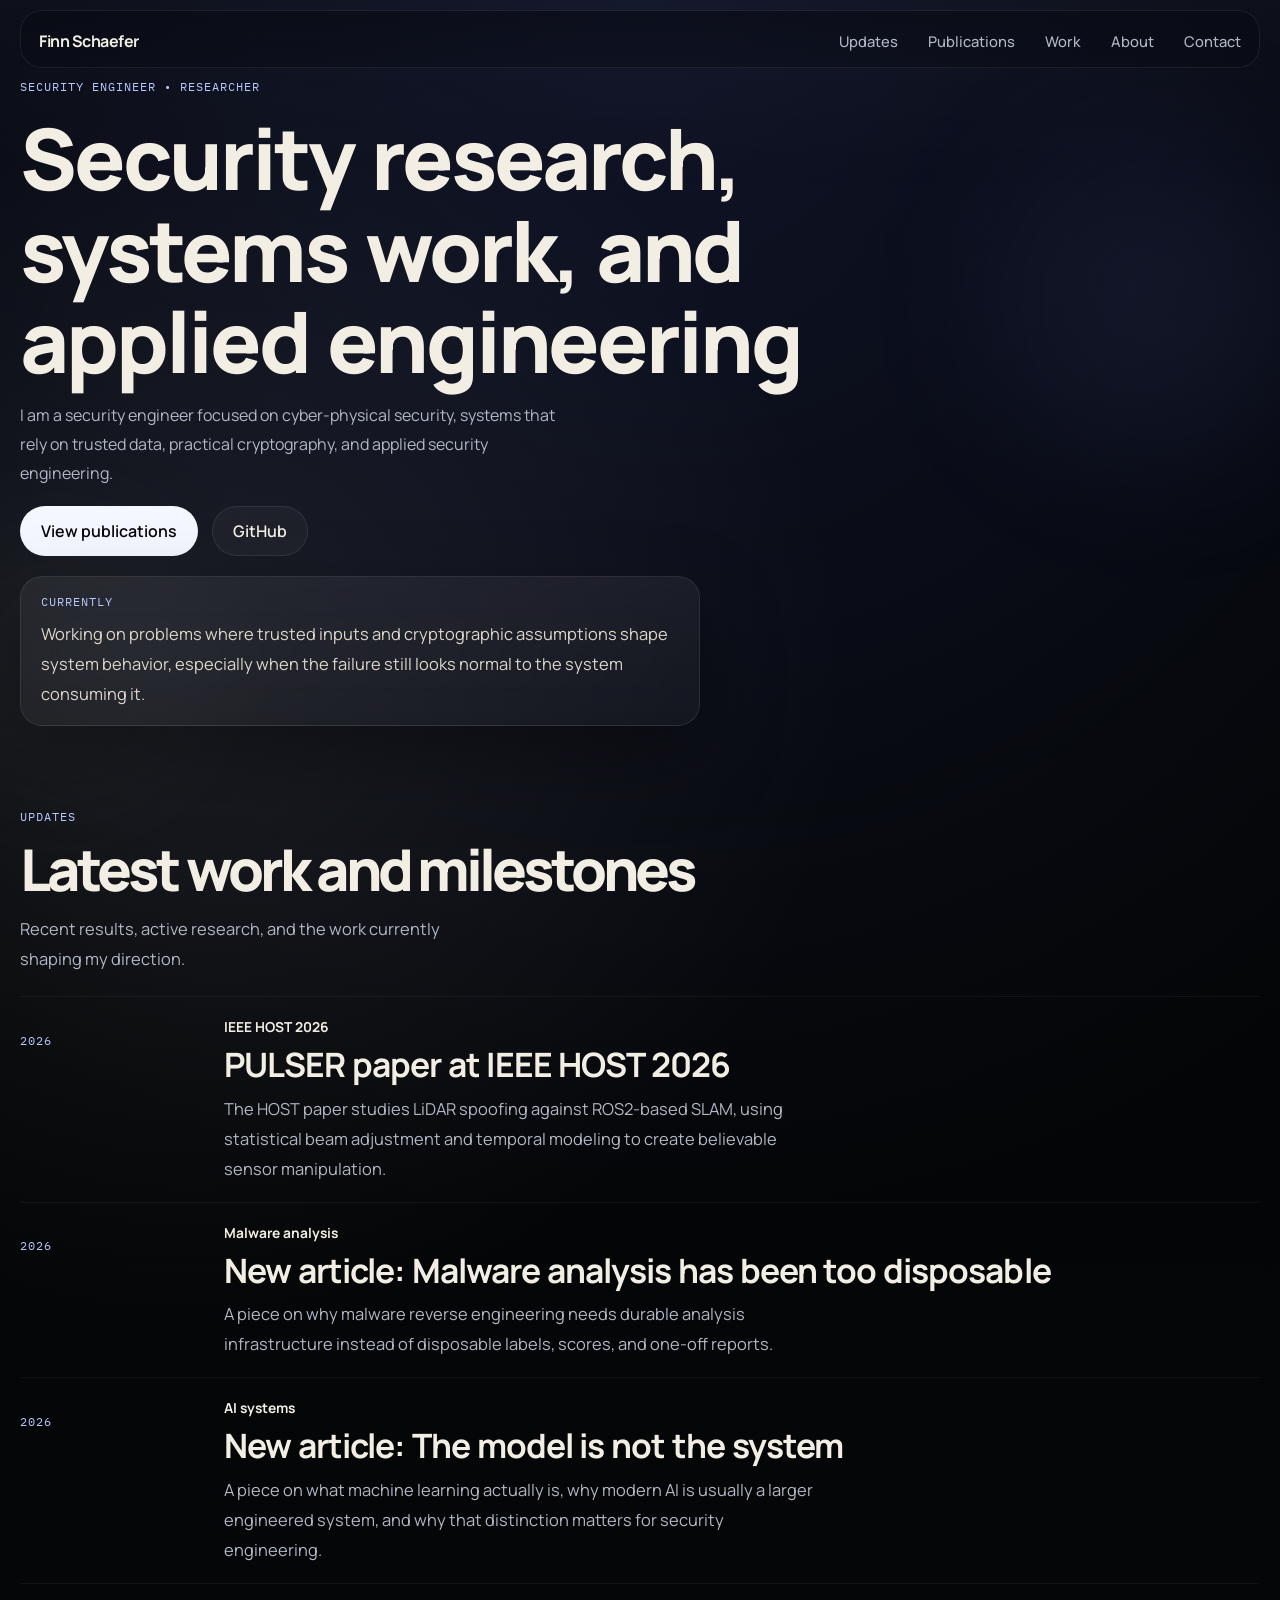
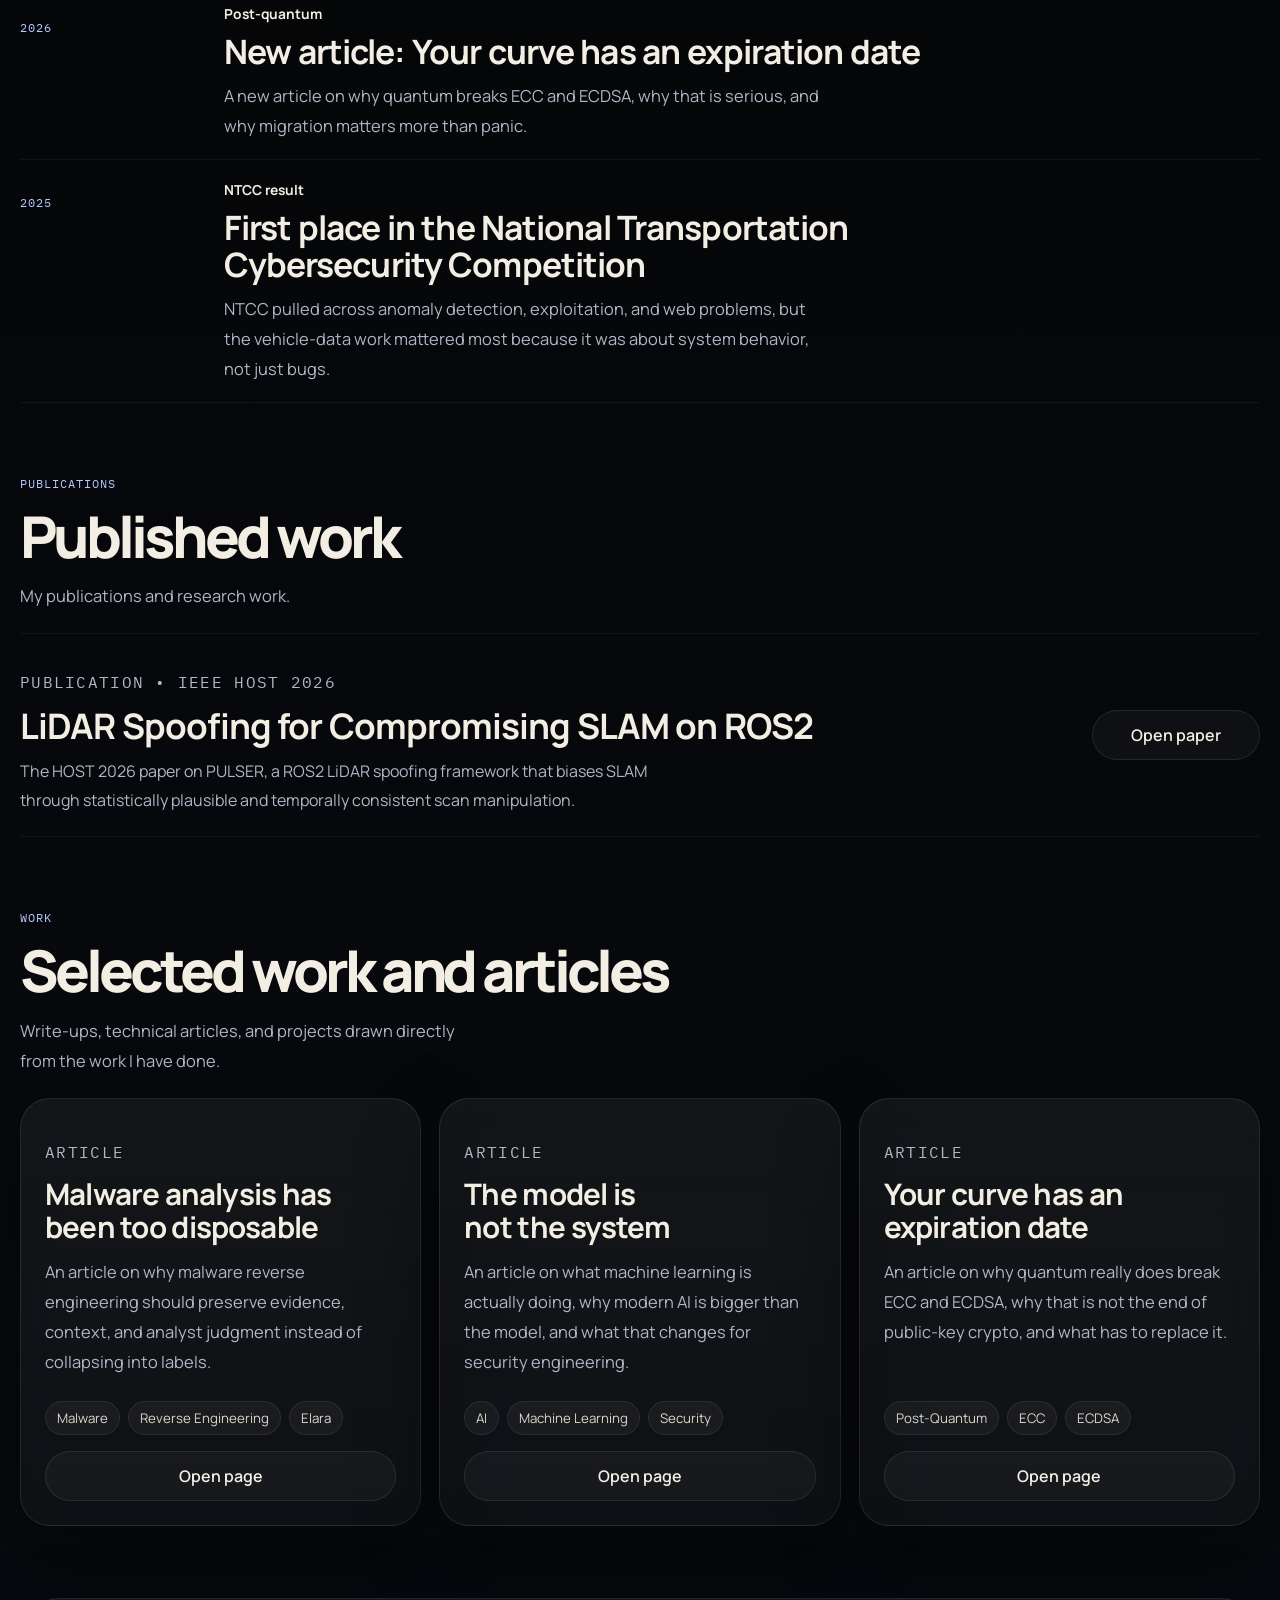
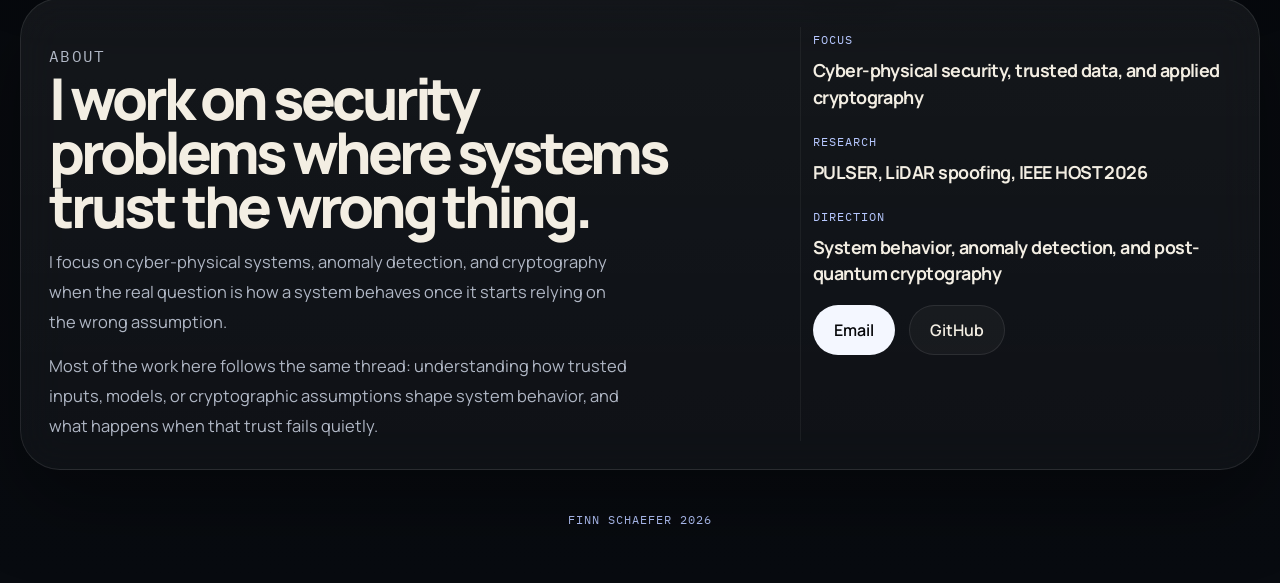
<file: index.html>
<!DOCTYPE html>
<html lang="en">
<head>
  <meta charset="UTF-8">
  <meta name="viewport" content="width=device-width, initial-scale=1.0">
  <meta
    name="description"
    content="Finn Schaefer publishes work on cyber-physical security, trusted data, cryptography, and applied security engineering."
  >
  <meta name="theme-color" content="#050608">
  <title>Finn Schaefer</title>
  <link rel="preconnect" href="https://fonts.googleapis.com">
  <link rel="preconnect" href="https://fonts.gstatic.com" crossorigin>
  <link
    href="https://fonts.googleapis.com/css2?family=IBM+Plex+Mono:wght@400;500&amp;family=Manrope:wght@400;500;600;700;800&amp;display=swap"
    rel="stylesheet"
  >
  <link rel="stylesheet" href="styles.css">
</head>
<body>
  <div class="ambient ambient-one" aria-hidden="true"></div>
  <div class="ambient ambient-two" aria-hidden="true"></div>

  <div class="site-shell">
    <header class="site-header">
      <a class="brand" href="#top" aria-label="Finn Schaefer home">Finn Schaefer</a>
      <nav class="site-nav" aria-label="Primary">
        <a href="#updates">Updates</a>
        <a href="#publications">Publications</a>
        <a href="#work">Work</a>
        <a href="#about">About</a>
        <a href="#contact">Contact</a>
      </nav>
    </header>

    <main id="top" tabindex="-1">
      <section class="hero" data-reveal>
        <p class="eyebrow">Security engineer &bull; researcher</p>
        <h1>Security research, systems work, and applied engineering</h1>
        <p class="lede">
          I am a security engineer focused on cyber-physical security, systems that rely on trusted data,
          practical cryptography, and applied security engineering.
        </p>
        <div class="hero-actions">
          <a class="button button-primary" href="#publications">View publications</a>
          <a
            class="button button-secondary"
            href="https://github.com/FinnSchaefer"
            target="_blank"
            rel="noreferrer"
          >
            GitHub
          </a>
        </div>
        <div class="hero-note">
          <span class="hero-note-label">Currently</span>
          <p>Working on problems where trusted inputs and cryptographic assumptions shape system behavior, especially when the failure still looks normal to the system consuming it.</p>
        </div>
      </section>

      <section class="section-block" id="updates" data-reveal>
        <div class="section-intro">
          <p class="eyebrow">Updates</p>
          <h2>Latest work and milestones</h2>
          <p class="section-copy">
            Recent results, active research, and the work currently shaping my direction.
          </p>
        </div>
        <div class="updates-list" id="updates-list" aria-live="polite"></div>
      </section>

      <section class="section-block" id="publications" data-reveal>
        <div class="section-intro">
          <p class="eyebrow">Publications</p>
          <h2>Published work</h2>
          <p class="section-copy">
            My publications and research work.
          </p>
        </div>
        <div class="publications-list" id="posts-list"></div>
      </section>

      <section class="section-block" id="work" data-reveal>
        <div class="section-intro">
          <p class="eyebrow">Work</p>
          <h2>Selected work and articles</h2>
          <p class="section-copy">
            Write-ups, technical articles, and projects drawn directly from the work I have done.
          </p>
        </div>
        <div class="projects-grid" id="projects-list"></div>
      </section>

      <section class="profile-card" id="about" data-reveal>
        <div class="profile-copy">
          <p class="eyebrow">About</p>
          <h2>I work on security problems where systems trust the wrong thing.</h2>
          <p>
            I focus on cyber-physical systems, anomaly detection, and cryptography when the real question is
            how a system behaves once it starts relying on the wrong assumption.
          </p>
          <p>
            Most of the work here follows the same thread: understanding how trusted inputs, models, or
            cryptographic assumptions shape system behavior, and what happens when that trust fails quietly.
          </p>
        </div>

        <aside class="profile-panel" id="contact">
          <div class="profile-stack">
            <div>
              <span class="stack-label">Focus</span>
              <strong>Cyber-physical security, trusted data, and applied cryptography</strong>
            </div>
            <div>
              <span class="stack-label">Research</span>
              <strong>PULSER, LiDAR spoofing, IEEE HOST 2026</strong>
            </div>
            <div>
              <span class="stack-label">Direction</span>
              <strong>System behavior, anomaly detection, and post-quantum cryptography</strong>
            </div>
          </div>
          <div class="contact-actions">
            <a
              class="button button-primary"
              href="mailto:finn@hadronsecurity.com"
            >
              Email
            </a>
            <a class="button button-secondary" href="https://github.com/FinnSchaefer" target="_blank" rel="noreferrer">
              GitHub
            </a>
          </div>
        </aside>
      </section>
    </main>

    <footer class="site-footer">
      <p>Finn Schaefer <span id="year"></span></p>
    </footer>
  </div>

  <script src="script.js"></script>
</body>
</html>
</file>
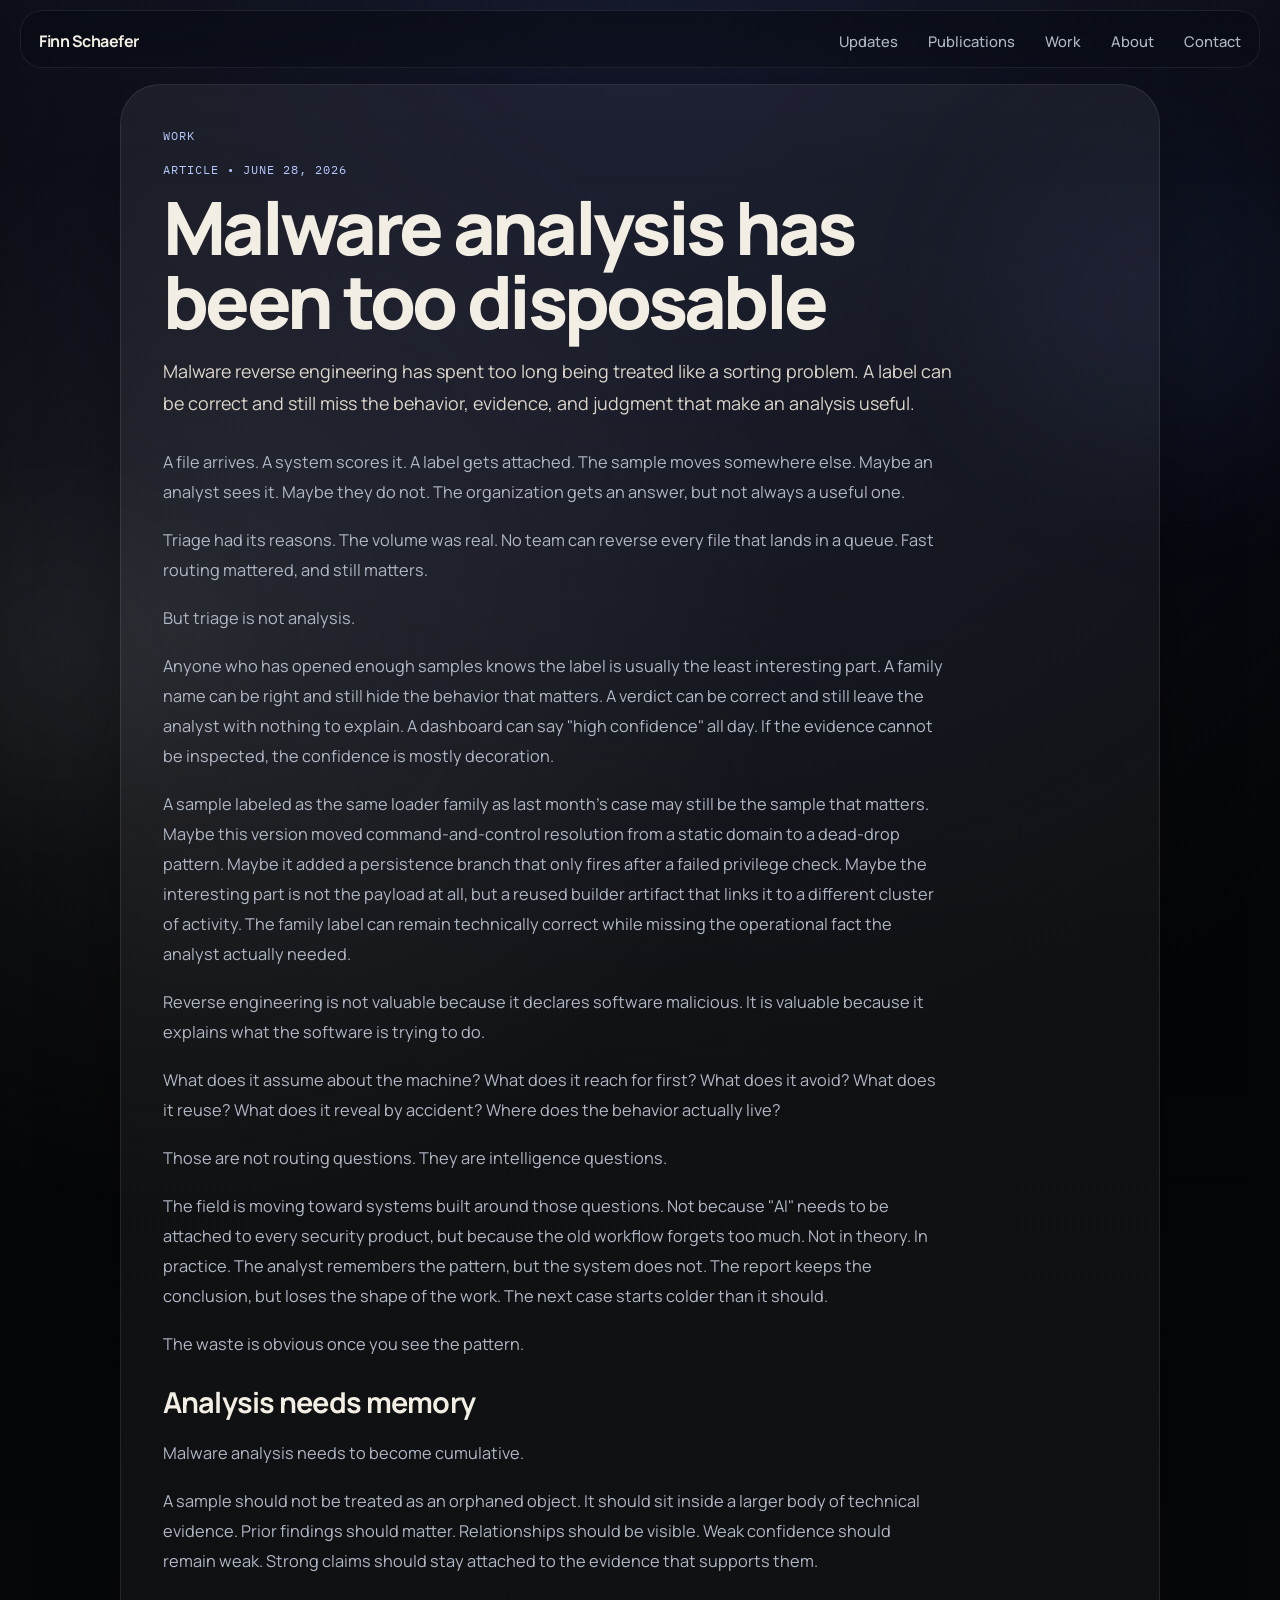
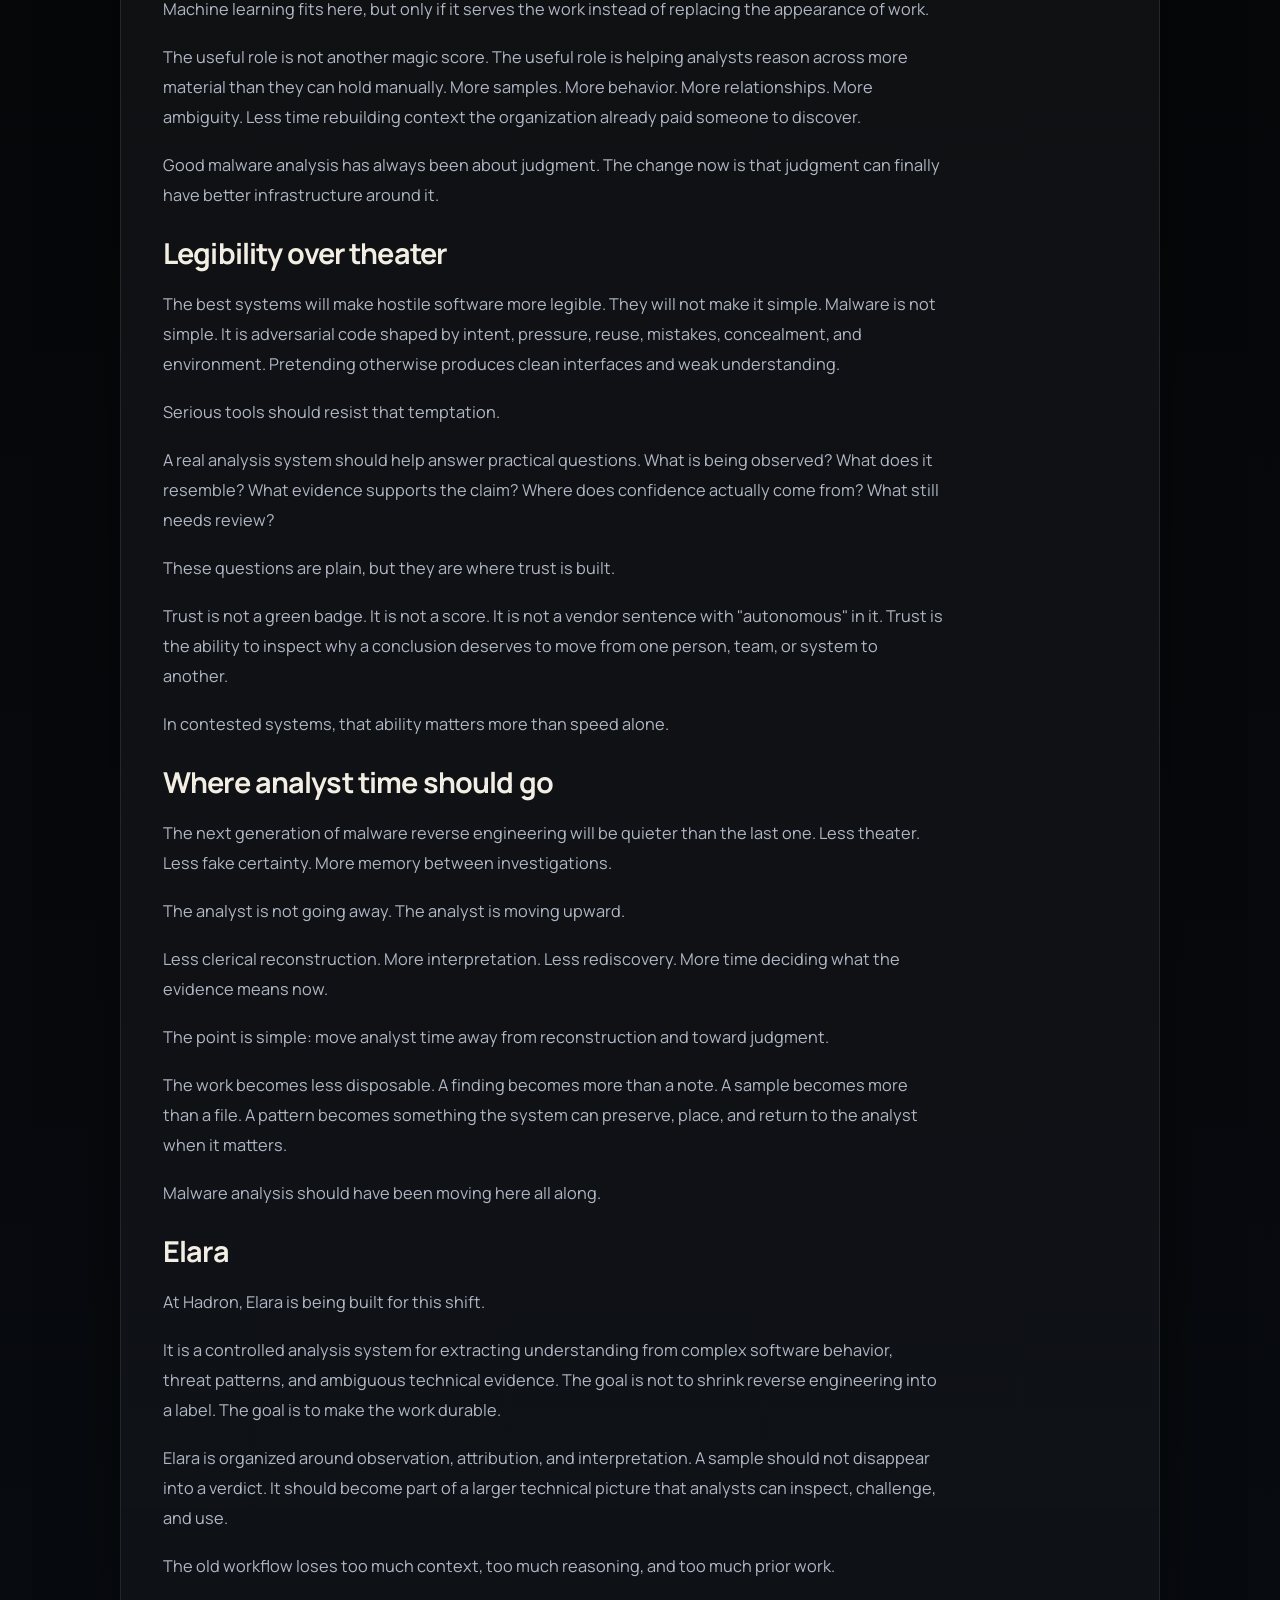
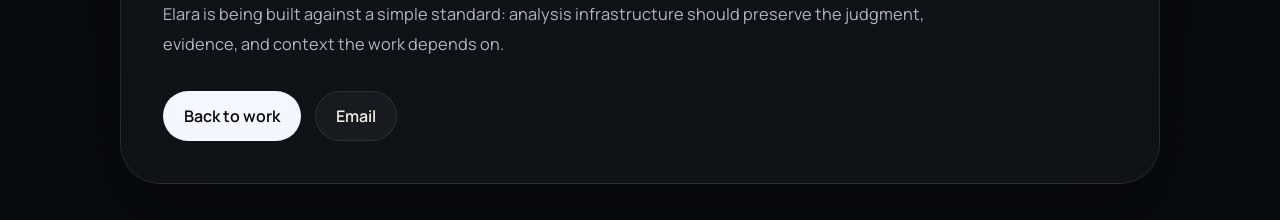
<file: work/malware-analysis-has-been-too-disposable/index.html>
<!DOCTYPE html>
<html lang="en">
<head>
  <meta charset="UTF-8">
  <meta name="viewport" content="width=device-width, initial-scale=1.0">
  <meta
    name="description"
    content="Finn Schaefer on why malware analysis needs durable evidence, context, and analyst judgment instead of disposable labels and scores."
  >
  <meta name="theme-color" content="#050608">
  <title>Malware Analysis Has Been Too Disposable | Finn Schaefer</title>
  <link rel="preconnect" href="https://fonts.googleapis.com">
  <link rel="preconnect" href="https://fonts.gstatic.com" crossorigin>
  <link
    href="https://fonts.googleapis.com/css2?family=IBM+Plex+Mono:wght@400;500&amp;family=Manrope:wght@400;500;600;700;800&amp;display=swap"
    rel="stylesheet"
  >
  <link rel="stylesheet" href="../../styles.css">
</head>
<body class="article-page">
  <div class="ambient ambient-one" aria-hidden="true"></div>
  <div class="ambient ambient-two" aria-hidden="true"></div>

  <div class="site-shell">
    <header class="site-header">
      <a class="brand" href="../../" aria-label="Finn Schaefer home">Finn Schaefer</a>
      <nav class="site-nav" aria-label="Primary">
        <a href="../../#updates">Updates</a>
        <a href="../../#publications">Publications</a>
        <a href="../../#work">Work</a>
        <a href="../../#about">About</a>
        <a href="../../#contact">Contact</a>
      </nav>
    </header>

    <main class="article-shell">
      <article class="article-panel">
        <p class="eyebrow">Work</p>
        <p class="dialog-meta article-kicker">Article &bull; June 28, 2026</p>
        <h1 class="article-title">Malware analysis has been too disposable</h1>
        <p class="article-lede">
          Malware reverse engineering has spent too long being treated like a sorting problem.
          A label can be correct and still miss the behavior, evidence, and judgment that make
          an analysis useful.
        </p>
        <div class="article-body">
          <p>
            A file arrives. A system scores it. A label gets attached. The sample moves somewhere else.
            Maybe an analyst sees it. Maybe they do not. The organization gets an answer, but not
            always a useful one.
          </p>
          <p>
            Triage had its reasons. The volume was real. No team can reverse every file that lands in
            a queue. Fast routing mattered, and still matters.
          </p>
          <p>
            But triage is not analysis.
          </p>
          <p>
            Anyone who has opened enough samples knows the label is usually the least interesting part.
            A family name can be right and still hide the behavior that matters. A verdict can be correct
            and still leave the analyst with nothing to explain. A dashboard can say "high confidence"
            all day. If the evidence cannot be inspected, the confidence is mostly decoration.
          </p>
          <p>
            A sample labeled as the same loader family as last month's case may still be the sample that
            matters. Maybe this version moved command-and-control resolution from a static domain to a
            dead-drop pattern. Maybe it added a persistence branch that only fires after a failed privilege
            check. Maybe the interesting part is not the payload at all, but a reused builder artifact that
            links it to a different cluster of activity. The family label can remain technically correct
            while missing the operational fact the analyst actually needed.
          </p>
          <p>
            Reverse engineering is not valuable because it declares software malicious. It is valuable
            because it explains what the software is trying to do.
          </p>
          <p>
            What does it assume about the machine? What does it reach for first? What does it avoid?
            What does it reuse? What does it reveal by accident? Where does the behavior actually live?
          </p>
          <p>
            Those are not routing questions. They are intelligence questions.
          </p>
          <p>
            The field is moving toward systems built around those questions. Not because "AI" needs to
            be attached to every security product, but because the old workflow forgets too much. Not in
            theory. In practice. The analyst remembers the pattern, but the system does not. The report
            keeps the conclusion, but loses the shape of the work. The next case starts colder than it
            should.
          </p>
          <p>
            The waste is obvious once you see the pattern.
          </p>

          <h2>Analysis needs memory</h2>
          <p>
            Malware analysis needs to become cumulative.
          </p>
          <p>
            A sample should not be treated as an orphaned object. It should sit inside a larger body of
            technical evidence. Prior findings should matter. Relationships should be visible. Weak
            confidence should remain weak. Strong claims should stay attached to the evidence that
            supports them.
          </p>
          <p>
            Machine learning fits here, but only if it serves the work instead of replacing the appearance
            of work.
          </p>
          <p>
            The useful role is not another magic score. The useful role is helping analysts reason across
            more material than they can hold manually. More samples. More behavior. More relationships.
            More ambiguity. Less time rebuilding context the organization already paid someone to discover.
          </p>
          <p>
            Good malware analysis has always been about judgment. The change now is that judgment can
            finally have better infrastructure around it.
          </p>

          <h2>Legibility over theater</h2>
          <p>
            The best systems will make hostile software more legible. They will not make it simple.
            Malware is not simple. It is adversarial code shaped by intent, pressure, reuse, mistakes,
            concealment, and environment. Pretending otherwise produces clean interfaces and weak
            understanding.
          </p>
          <p>
            Serious tools should resist that temptation.
          </p>
          <p>
            A real analysis system should help answer practical questions. What is being observed? What
            does it resemble? What evidence supports the claim? Where does confidence actually come from?
            What still needs review?
          </p>
          <p>
            These questions are plain, but they are where trust is built.
          </p>
          <p>
            Trust is not a green badge. It is not a score. It is not a vendor sentence with "autonomous"
            in it. Trust is the ability to inspect why a conclusion deserves to move from one person,
            team, or system to another.
          </p>
          <p>
            In contested systems, that ability matters more than speed alone.
          </p>

          <h2>Where analyst time should go</h2>
          <p>
            The next generation of malware reverse engineering will be quieter than the last one. Less
            theater. Less fake certainty. More memory between investigations.
          </p>
          <p>
            The analyst is not going away. The analyst is moving upward.
          </p>
          <p>
            Less clerical reconstruction. More interpretation. Less rediscovery. More time deciding what
            the evidence means now.
          </p>
          <p>
            The point is simple: move analyst time away from reconstruction and toward judgment.
          </p>
          <p>
            The work becomes less disposable. A finding becomes more than a note. A sample becomes more
            than a file. A pattern becomes something the system can preserve, place, and return to the
            analyst when it matters.
          </p>
          <p>
            Malware analysis should have been moving here all along.
          </p>

          <h2>Elara</h2>
          <p>
            At Hadron, Elara is being built for this shift.
          </p>
          <p>
            It is a controlled analysis system for extracting understanding from complex software behavior,
            threat patterns, and ambiguous technical evidence. The goal is not to shrink reverse engineering
            into a label. The goal is to make the work durable.
          </p>
          <p>
            Elara is organized around observation, attribution, and interpretation. A sample should not
            disappear into a verdict. It should become part of a larger technical picture that analysts can
            inspect, challenge, and use.
          </p>
          <p>
            The old workflow loses too much context, too much reasoning, and too much prior work.
          </p>
          <p>
            Elara is being built against a simple standard: analysis infrastructure should preserve the
            judgment, evidence, and context the work depends on.
          </p>
        </div>
        <div class="article-actions">
          <a class="button button-primary" href="../../#work">Back to work</a>
          <a class="button button-secondary" href="mailto:finn@hadronsecurity.com">Email</a>
        </div>
      </article>
    </main>
  </div>
</body>
</html>
</file>
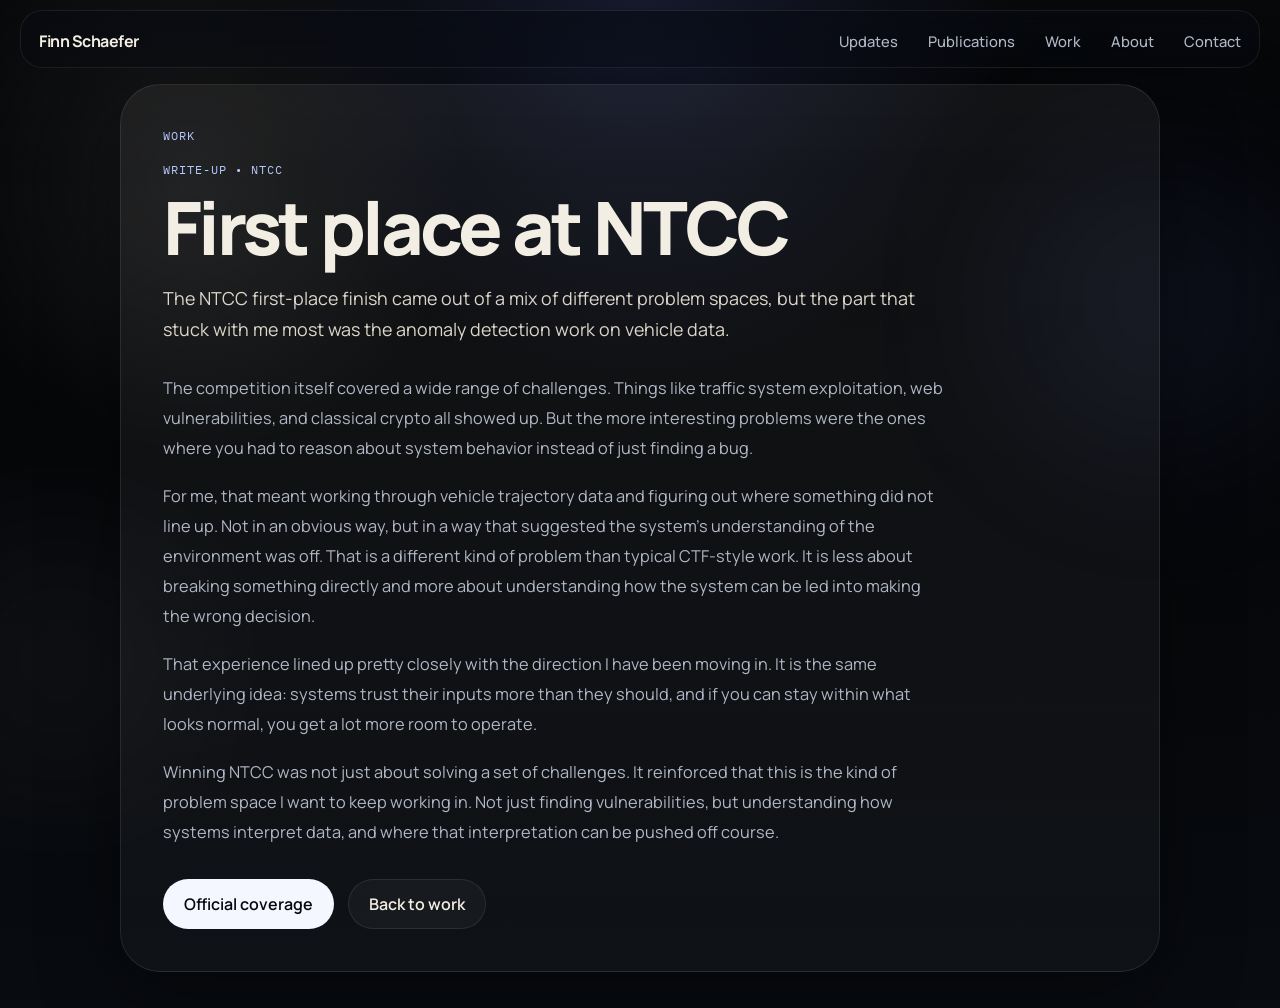
<file: work/ntcc-first-place/index.html>
<!DOCTYPE html>
<html lang="en">
<head>
  <meta charset="UTF-8">
  <meta name="viewport" content="width=device-width, initial-scale=1.0">
  <meta
    name="description"
    content="Finn Schaefer on the work behind a first-place finish at the National Transportation Cybersecurity Competition."
  >
  <meta name="theme-color" content="#050608">
  <title>NTCC First Place | Finn Schaefer</title>
  <link rel="preconnect" href="https://fonts.googleapis.com">
  <link rel="preconnect" href="https://fonts.gstatic.com" crossorigin>
  <link
    href="https://fonts.googleapis.com/css2?family=IBM+Plex+Mono:wght@400;500&amp;family=Manrope:wght@400;500;600;700;800&amp;display=swap"
    rel="stylesheet"
  >
  <link rel="stylesheet" href="../../styles.css">
</head>
<body class="article-page">
  <div class="ambient ambient-one" aria-hidden="true"></div>
  <div class="ambient ambient-two" aria-hidden="true"></div>

  <div class="site-shell">
    <header class="site-header">
      <a class="brand" href="../../" aria-label="Finn Schaefer home">Finn Schaefer</a>
      <nav class="site-nav" aria-label="Primary">
        <a href="../../#updates">Updates</a>
        <a href="../../#publications">Publications</a>
        <a href="../../#work">Work</a>
        <a href="../../#about">About</a>
        <a href="../../#contact">Contact</a>
      </nav>
    </header>

    <main class="article-shell">
      <article class="article-panel">
        <p class="eyebrow">Work</p>
        <p class="dialog-meta article-kicker">Write-up &bull; NTCC</p>
        <h1 class="article-title">First place at NTCC</h1>
        <p class="article-lede">
          The NTCC first-place finish came out of a mix of different problem spaces, but the part that stuck
          with me most was the anomaly detection work on vehicle data.
        </p>
        <div class="article-body">
          <p>
            The competition itself covered a wide range of challenges. Things like traffic system
            exploitation, web vulnerabilities, and classical crypto all showed up. But the more interesting
            problems were the ones where you had to reason about system behavior instead of just finding a
            bug.
          </p>
          <p>
            For me, that meant working through vehicle trajectory data and figuring out where something did
            not line up. Not in an obvious way, but in a way that suggested the system's understanding of the
            environment was off. That is a different kind of problem than typical CTF-style work. It is less
            about breaking something directly and more about understanding how the system can be led into
            making the wrong decision.
          </p>
          <p>
            That experience lined up pretty closely with the direction I have been moving in. It is the same
            underlying idea: systems trust their inputs more than they should, and if you can stay within
            what looks normal, you get a lot more room to operate.
          </p>
          <p>
            Winning NTCC was not just about solving a set of challenges. It reinforced that this is the kind
            of problem space I want to keep working in. Not just finding vulnerabilities, but understanding
            how systems interpret data, and where that interpretation can be pushed off course.
          </p>
        </div>
        <div class="article-actions">
          <a
            class="button button-primary"
            href="https://www.gmu.edu/news/2025-03/cyber-sweep-george-mason-students-take-top-three-spots-national-transportation"
            target="_blank"
            rel="noreferrer"
          >
            Official coverage
          </a>
          <a class="button button-secondary" href="../../#work">Back to work</a>
        </div>
      </article>
    </main>
  </div>
</body>
</html>
</file>
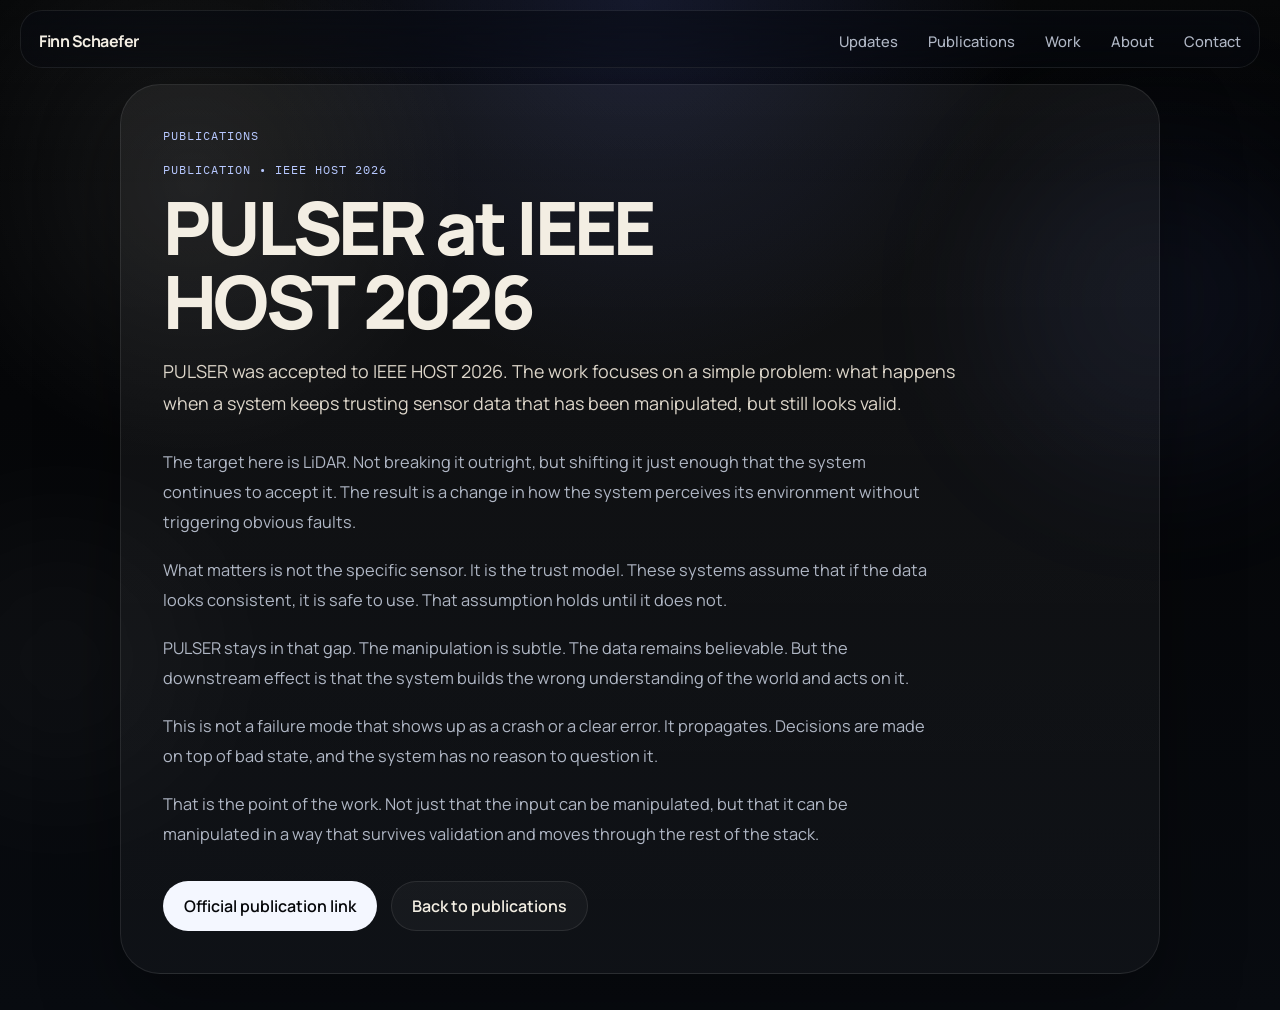
<file: publications/pulser-at-ieee-host-2026.html>
<!DOCTYPE html>
<html lang="en">
<head>
  <meta charset="UTF-8">
  <meta name="viewport" content="width=device-width, initial-scale=1.0">
  <meta
    name="description"
    content="Finn Schaefer on PULSER at IEEE HOST 2026 and why trusted sensor input matters in cyber-physical security."
  >
  <meta name="theme-color" content="#050608">
  <title>PULSER at IEEE HOST 2026 | Finn Schaefer</title>
  <link rel="preconnect" href="https://fonts.googleapis.com">
  <link rel="preconnect" href="https://fonts.gstatic.com" crossorigin>
  <link
    href="https://fonts.googleapis.com/css2?family=IBM+Plex+Mono:wght@400;500&amp;family=Manrope:wght@400;500;600;700;800&amp;display=swap"
    rel="stylesheet"
  >
  <link rel="stylesheet" href="../styles.css">
</head>
<body class="article-page">
  <div class="ambient ambient-one" aria-hidden="true"></div>
  <div class="ambient ambient-two" aria-hidden="true"></div>

  <div class="site-shell">
    <header class="site-header">
      <a class="brand" href="../index.html" aria-label="Finn Schaefer home">Finn Schaefer</a>
      <nav class="site-nav" aria-label="Primary">
        <a href="../index.html#updates">Updates</a>
        <a href="../index.html#publications">Publications</a>
        <a href="../index.html#work">Work</a>
        <a href="../index.html#about">About</a>
        <a href="../index.html#contact">Contact</a>
      </nav>
    </header>

    <main class="article-shell">
      <article class="article-panel">
        <p class="eyebrow">Publications</p>
        <p class="dialog-meta article-kicker">Publication • IEEE HOST 2026</p>
        <h1 class="article-title">PULSER at IEEE HOST 2026</h1>
        <p class="article-lede">
          PULSER was accepted to IEEE HOST 2026. The work focuses on a simple problem: what happens when a
          system keeps trusting sensor data that has been manipulated, but still looks valid.
        </p>
        <div class="article-body">
          <p>
            The target here is LiDAR. Not breaking it outright, but shifting it just enough that the system
            continues to accept it. The result is a change in how the system perceives its environment without
            triggering obvious faults.
          </p>
          <p>
            What matters is not the specific sensor. It is the trust model. These systems assume that if the
            data looks consistent, it is safe to use. That assumption holds until it does not.
          </p>
          <p>
            PULSER stays in that gap. The manipulation is subtle. The data remains believable. But the
            downstream effect is that the system builds the wrong understanding of the world and acts on it.
          </p>
          <p>
            This is not a failure mode that shows up as a crash or a clear error. It propagates. Decisions are
            made on top of bad state, and the system has no reason to question it.
          </p>
          <p>
            That is the point of the work. Not just that the input can be manipulated, but that it can be
            manipulated in a way that survives validation and moves through the rest of the stack.
          </p>
        </div>
        <div class="article-actions">
          <a
            class="button button-primary"
            href="https://www.linkedin.com/feed/update/urn:li:activity:7442217488412635136/"
            target="_blank"
            rel="noreferrer"
          >
            Official publication link
          </a>
          <a class="button button-secondary" href="../index.html#publications">Back to publications</a>
        </div>
      </article>
    </main>
  </div>
</body>
</html>
</file>
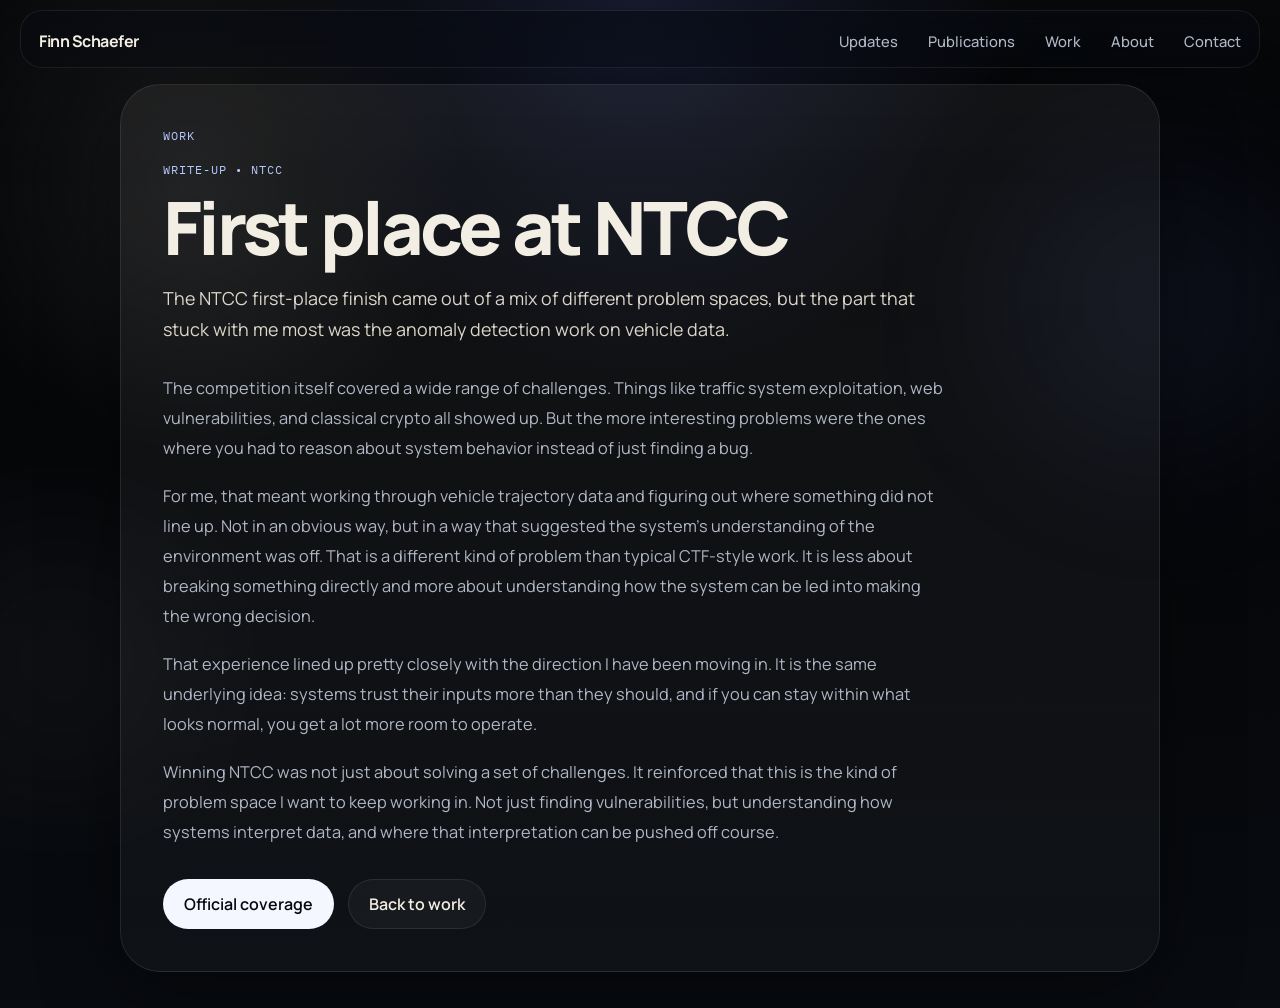
<file: work/ntcc-first-place.html>
<!DOCTYPE html>
<html lang="en">
<head>
  <meta charset="UTF-8">
  <meta name="viewport" content="width=device-width, initial-scale=1.0">
  <meta
    name="description"
    content="Finn Schaefer on the work behind a first-place finish at the National Transportation Cybersecurity Competition."
  >
  <meta name="theme-color" content="#050608">
  <title>NTCC First Place | Finn Schaefer</title>
  <link rel="preconnect" href="https://fonts.googleapis.com">
  <link rel="preconnect" href="https://fonts.gstatic.com" crossorigin>
  <link
    href="https://fonts.googleapis.com/css2?family=IBM+Plex+Mono:wght@400;500&amp;family=Manrope:wght@400;500;600;700;800&amp;display=swap"
    rel="stylesheet"
  >
  <link rel="stylesheet" href="../styles.css">
</head>
<body class="article-page">
  <div class="ambient ambient-one" aria-hidden="true"></div>
  <div class="ambient ambient-two" aria-hidden="true"></div>

  <div class="site-shell">
    <header class="site-header">
      <a class="brand" href="../index.html" aria-label="Finn Schaefer home">Finn Schaefer</a>
      <nav class="site-nav" aria-label="Primary">
        <a href="../index.html#updates">Updates</a>
        <a href="../index.html#publications">Publications</a>
        <a href="../index.html#work">Work</a>
        <a href="../index.html#about">About</a>
        <a href="../index.html#contact">Contact</a>
      </nav>
    </header>

    <main class="article-shell">
      <article class="article-panel">
        <p class="eyebrow">Work</p>
        <p class="dialog-meta article-kicker">Write-up • NTCC</p>
        <h1 class="article-title">First place at NTCC</h1>
        <p class="article-lede">
          The NTCC first-place finish came out of a mix of different problem spaces, but the part that stuck
          with me most was the anomaly detection work on vehicle data.
        </p>
        <div class="article-body">
          <p>
            The competition itself covered a wide range of challenges. Things like traffic system
            exploitation, web vulnerabilities, and classical crypto all showed up. But the more interesting
            problems were the ones where you had to reason about system behavior instead of just finding a
            bug.
          </p>
          <p>
            For me, that meant working through vehicle trajectory data and figuring out where something did
            not line up. Not in an obvious way, but in a way that suggested the system's understanding of the
            environment was off. That is a different kind of problem than typical CTF-style work. It is less
            about breaking something directly and more about understanding how the system can be led into
            making the wrong decision.
          </p>
          <p>
            That experience lined up pretty closely with the direction I have been moving in. It is the same
            underlying idea: systems trust their inputs more than they should, and if you can stay within
            what looks normal, you get a lot more room to operate.
          </p>
          <p>
            Winning NTCC was not just about solving a set of challenges. It reinforced that this is the kind
            of problem space I want to keep working in. Not just finding vulnerabilities, but understanding
            how systems interpret data, and where that interpretation can be pushed off course.
          </p>
        </div>
        <div class="article-actions">
          <a
            class="button button-primary"
            href="https://www.gmu.edu/news/2025-03/cyber-sweep-george-mason-students-take-top-three-spots-national-transportation"
            target="_blank"
            rel="noreferrer"
          >
            Official coverage
          </a>
          <a class="button button-secondary" href="../index.html#work">Back to work</a>
        </div>
      </article>
    </main>
  </div>
</body>
</html>
</file>
<file: styles.css>
:root {
  color-scheme: dark;
  --bg: #050608;
  --bg-soft: #0b0d11;
  --surface: rgba(255, 255, 255, 0.045);
  --surface-strong: rgba(255, 255, 255, 0.07);
  --line: rgba(255, 255, 255, 0.09);
  --line-soft: rgba(255, 255, 255, 0.05);
  --text: #f3eee3;
  --muted: #b0b7c5;
  --muted-strong: #ddd6ca;
  --accent: #b7c8ff;
  --shadow: 0 32px 80px rgba(0, 0, 0, 0.34);
  --radius: 30px;
  --radius-lg: 40px;
  --max-width: 1120px;
}

* {
  box-sizing: border-box;
}

html {
  overflow-x: hidden;
  scroll-behavior: smooth;
}

body,
button,
input,
textarea,
select {
  -webkit-font-smoothing: antialiased;
  text-rendering: optimizeLegibility;
}

body {
  margin: 0;
  min-height: 100vh;
  overflow-x: hidden;
  background:
    radial-gradient(circle at top center, rgba(100, 123, 255, 0.14), transparent 32%),
    radial-gradient(circle at 15% 18%, rgba(255, 255, 255, 0.08), transparent 20%),
    linear-gradient(180deg, #020304 0%, #050608 40%, #080b10 100%);
  color: var(--text);
  font-family: "Manrope", sans-serif;
}

body::before {
  content: "";
  position: fixed;
  inset: 0;
  background: linear-gradient(180deg, rgba(255, 255, 255, 0.025), transparent 22%);
  pointer-events: none;
}

a,
button {
  transition:
    transform 180ms ease,
    background-color 180ms ease,
    border-color 180ms ease,
    color 180ms ease,
    box-shadow 180ms ease,
    opacity 180ms ease;
}

:focus-visible {
  outline: 2px solid var(--accent);
  outline-offset: 4px;
}

section,
aside,
main {
  scroll-margin-top: 88px;
}

.ambient {
  position: fixed;
  z-index: 0;
  border-radius: 999px;
  filter: blur(80px);
  pointer-events: none;
  opacity: 0.5;
}

.ambient-one {
  top: 140px;
  right: -40px;
  width: 320px;
  height: 320px;
  background: rgba(116, 144, 255, 0.16);
}

.ambient-two {
  top: 520px;
  left: -80px;
  width: 280px;
  height: 280px;
  background: rgba(255, 255, 255, 0.08);
}

.site-shell {
  position: relative;
  z-index: 1;
  width: min(calc(100% - 40px), 1280px);
  margin: 0 auto;
  padding: 0 0 36px;
}

.site-header {
  position: sticky;
  top: 10px;
  z-index: 20;
  display: flex;
  align-items: center;
  justify-content: space-between;
  gap: 32px;
  padding: 14px 18px 10px;
  margin-bottom: 0;
  background: linear-gradient(180deg, rgba(7, 10, 18, 0.56), rgba(7, 10, 18, 0.34));
  border: 1px solid rgba(255, 255, 255, 0.08);
  border-radius: 22px;
  backdrop-filter: blur(22px);
  -webkit-backdrop-filter: blur(22px);
}

.brand {
  color: var(--text);
  font-size: 1rem;
  font-weight: 700;
  letter-spacing: -0.03em;
  text-decoration: none;
}

.site-nav {
  display: flex;
  flex-wrap: wrap;
  gap: 30px;
  justify-content: flex-end;
  margin-left: auto;
}

.site-nav a {
  color: var(--muted);
  font-size: 0.92rem;
  font-weight: 500;
  padding: 6px 0;
  text-decoration: none;
}

.site-nav a:hover,
.site-nav a:focus-visible {
  color: var(--text);
}

main {
  display: grid;
  gap: 72px;
}

.hero {
  padding: clamp(4px, 1.8vw, 20px) 0 10px;
}

.eyebrow,
.update-date,
.post-meta,
.project-meta,
.dialog-meta,
.stack-label,
.hero-note-label,
.site-footer {
  color: var(--accent);
  font-family: "IBM Plex Mono", monospace;
  font-size: 0.78rem;
  letter-spacing: 0.08em;
  text-transform: uppercase;
}

.eyebrow {
  margin: 0 0 18px;
}

.hero h1,
.section-intro h2,
.profile-copy h2 {
  margin: 0;
  letter-spacing: -0.07em;
  line-height: 0.94;
  font-weight: 800;
  text-wrap: balance;
}

.hero h1 {
  max-width: 14.5ch;
  font-size: clamp(2.9rem, 7.4vw, 5.3rem);
  line-height: 1.08;
  letter-spacing: -0.035em;
  word-spacing: 0.04em;
}

.lede,
.section-copy,
.profile-copy p,
#dialog-body p,
.hero-note p,
.update-copy p,
.post-card p,
.project-card p {
  color: var(--muted);
  font-size: 1.03rem;
  line-height: 1.82;
}

.lede {
  max-width: 54ch;
  margin: 14px 0 0;
  font-size: 1rem;
}

.hero-actions,
.contact-actions {
  display: flex;
  flex-wrap: wrap;
  gap: 14px;
  margin-top: 18px;
}

.hero-note,
.profile-card,
.post-card,
.project-card,
.post-dialog {
  background: linear-gradient(180deg, rgba(255, 255, 255, 0.055), rgba(255, 255, 255, 0.03));
  border: 1px solid var(--line);
  box-shadow: var(--shadow);
}

.hero-note {
  max-width: 680px;
  margin-top: 20px;
  padding: 16px 20px;
  border-radius: 22px;
  backdrop-filter: blur(20px);
}

.hero-note-label {
  display: block;
  margin-bottom: 10px;
}

.hero-note p {
  margin: 0;
  color: var(--muted-strong);
}

.button,
.post-link,
.project-link,
.dialog-close {
  display: inline-flex;
  align-items: center;
  justify-content: center;
  padding: 13px 20px;
  border: 1px solid transparent;
  border-radius: 999px;
  font: inherit;
  font-weight: 600;
  text-decoration: none;
  cursor: pointer;
}

.button:hover,
.button:focus-visible,
.post-link:hover,
.post-link:focus-visible,
.project-link:hover,
.project-link:focus-visible,
.dialog-close:hover,
.dialog-close:focus-visible {
  transform: translateY(-2px);
}

.button-primary,
.post-link {
  background: #f4f7ff;
  color: #06070a;
}

.button-primary:hover,
.post-link:hover {
  box-shadow: 0 18px 40px rgba(255, 255, 255, 0.12);
}

.button-secondary,
.project-link,
.dialog-close {
  background: rgba(255, 255, 255, 0.035);
  border-color: var(--line);
  color: var(--text);
}

.section-block {
  display: grid;
  gap: 22px;
}

.section-intro {
  max-width: 720px;
}

.section-intro h2,
.profile-copy h2 {
  font-size: clamp(2rem, 4.8vw, 3.6rem);
}

.section-copy {
  margin: 18px 0 0;
  max-width: 46ch;
}

.updates-list {
  display: grid;
}

.update-item {
  display: grid;
  grid-template-columns: 180px minmax(0, 1fr);
  gap: 24px;
  padding: 18px 0;
  border-top: 1px solid var(--line-soft);
}

.update-item:last-child {
  border-bottom: 1px solid var(--line-soft);
}

.update-date {
  padding-top: 4px;
}

.update-copy h3,
.post-card h3,
.project-card h3,
.publication-copy h3,
.article-title {
  margin: 0;
  letter-spacing: -0.028em;
  line-height: 1.12;
  word-spacing: 0.015em;
  text-wrap: balance;
}

.update-label {
  display: inline-block;
  margin-bottom: 10px;
  color: var(--text);
  font-size: 0.86rem;
  font-weight: 700;
}

.update-copy h3 {
  font-size: clamp(1.45rem, 2.8vw, 2.1rem);
}

.update-copy p {
  max-width: 60ch;
  margin: 10px 0 0;
}

.posts-grid,
.projects-grid {
  display: grid;
  gap: 18px;
}

.publications-list {
  display: grid;
}

.posts-grid {
  grid-template-columns: repeat(2, minmax(0, 1fr));
}

.projects-grid {
  grid-template-columns: repeat(3, minmax(0, 1fr));
}

.post-card,
.project-card {
  display: flex;
  flex-direction: column;
  justify-content: space-between;
  min-height: 270px;
  padding: 24px;
  border-radius: var(--radius);
  backdrop-filter: blur(20px);
}

.publication-item {
  display: grid;
  grid-template-columns: minmax(0, 1fr) auto;
  gap: 24px;
  align-items: center;
  padding: 22px 0;
  border-top: 1px solid var(--line-soft);
  color: inherit;
  text-decoration: none;
}

.publication-item:last-child {
  border-bottom: 1px solid var(--line-soft);
}

.publication-item:hover,
.publication-item:focus-visible {
  border-color: rgba(255, 255, 255, 0.12);
}

.publication-copy h3 {
  margin: 10px 0 0;
  letter-spacing: -0.028em;
  line-height: 1.08;
  word-spacing: 0.015em;
  font-size: clamp(1.6rem, 3vw, 2.2rem);
}

.publication-copy p {
  max-width: 66ch;
  margin: 12px 0 0;
  color: var(--muted);
  font-size: 1rem;
  line-height: 1.8;
}

.publication-open {
  display: inline-flex;
  align-items: center;
  justify-content: center;
  min-width: 168px;
  padding: 13px 20px;
  border: 1px solid var(--line);
  border-radius: 999px;
  background: rgba(255, 255, 255, 0.035);
  color: var(--text);
  font-weight: 600;
}

.publication-item:hover .publication-open,
.publication-item:focus-visible .publication-open {
  transform: translateY(-2px);
}

.post-card,
.project-card-link {
  cursor: pointer;
}

.post-card:hover,
.post-card:focus-visible,
.project-card-link:hover,
.project-card-link:focus-visible {
  border-color: rgba(255, 255, 255, 0.16);
  transform: translateY(-2px);
}

.post-card h3,
.project-card h3 {
  margin-top: 10px;
  font-size: 1.85rem;
}

.post-card p,
.project-card p {
  margin: 14px 0 0;
}

.post-footer,
.project-footer {
  display: grid;
  gap: 16px;
  margin-top: 24px;
}

.post-tags,
.project-tags {
  display: flex;
  flex-wrap: wrap;
  gap: 8px;
}

.post-tags span,
.project-tags span {
  padding: 7px 11px;
  border-radius: 999px;
  background: rgba(255, 255, 255, 0.045);
  border: 1px solid rgba(255, 255, 255, 0.07);
  color: var(--muted-strong);
  font-size: 0.83rem;
}

.profile-card {
  display: grid;
  grid-template-columns: minmax(0, 1.25fr) minmax(280px, 0.75fr);
  gap: 32px;
  padding: 28px;
  border-radius: var(--radius-lg);
  backdrop-filter: blur(22px);
}

.profile-copy p {
  max-width: 58ch;
  margin: 14px 0 0;
}

.profile-panel {
  padding-left: 12px;
  border-left: 1px solid var(--line-soft);
}

.profile-stack {
  display: grid;
  gap: 18px;
}

.profile-stack strong {
  display: block;
  margin-top: 8px;
  font-size: 1.12rem;
  line-height: 1.5;
  letter-spacing: -0.03em;
}

.site-footer {
  padding: 28px 0 8px;
  text-align: center;
}

.post-dialog {
  width: min(720px, calc(100% - 24px));
  max-height: min(84vh, 900px);
  padding: 0;
  background: #0d1117;
  border: 1px solid rgba(255, 255, 255, 0.1);
  border-radius: 30px;
  box-shadow: 0 36px 90px rgba(0, 0, 0, 0.72);
  overflow: auto;
}

.post-dialog::backdrop {
  background: rgba(3, 4, 7, 0.92);
}

.dialog-close-row {
  display: flex;
  justify-content: flex-end;
  padding: 12px 12px 0;
}

.dialog-article {
  padding: 4px 26px 24px;
}

#dialog-title {
  margin: 0;
  max-width: 14ch;
  font-size: clamp(1.6rem, 3.1vw, 2.45rem);
  line-height: 1.05;
  letter-spacing: -0.05em;
  font-weight: 750;
}

#dialog-body {
  color: var(--muted-strong);
  margin-top: 14px;
}

#dialog-body p {
  margin: 0.82rem 0 0;
  color: var(--muted-strong);
  font-size: 1rem;
  line-height: 1.72;
}

.dialog-actions {
  display: flex;
  justify-content: flex-start;
  margin-top: 20px;
  padding-top: 8px;
}

.dialog-link {
  min-width: 220px;
}

.article-page .site-shell {
  padding-top: 10px;
}

.article-shell {
  display: grid;
  justify-items: center;
  gap: 28px;
  width: 100%;
  min-width: 0;
  padding-top: 16px;
}

.article-panel {
  width: 100%;
  max-width: 1040px;
  min-width: 0;
  overflow-x: hidden;
  padding: clamp(24px, 4vw, 42px);
  border: 1px solid var(--line);
  border-radius: var(--radius-lg);
  background: linear-gradient(180deg, rgba(255, 255, 255, 0.055), rgba(255, 255, 255, 0.03));
  box-shadow: var(--shadow);
}

.article-kicker {
  margin: 0 0 14px;
}

.article-title {
  max-width: 16ch;
  margin: 0;
  font-size: clamp(2.5rem, 6vw, 4.6rem);
  line-height: 1;
  letter-spacing: -0.05em;
  font-weight: 800;
}

.paper-title {
  max-width: 24ch;
  font-size: clamp(2.1rem, 5.2vw, 4.1rem);
  line-height: 1.04;
}

.article-lede {
  max-width: 72ch;
  margin: 18px 0 0;
  color: var(--muted-strong);
  font-size: 1.12rem;
  line-height: 1.75;
}

.article-body {
  display: grid;
  grid-template-columns: minmax(0, 1fr);
  gap: 18px;
  margin-top: 28px;
}

.article-body p {
  max-width: 78ch;
  margin: 0;
  color: var(--muted);
  font-size: 1.02rem;
  line-height: 1.84;
}

.paper-citation {
  max-width: 86ch;
  margin: 0;
  padding: 18px;
  border: 1px solid var(--line-soft);
  border-radius: 20px;
  background: rgba(255, 255, 255, 0.03);
  color: var(--muted-strong);
  font-family: "IBM Plex Mono", monospace;
  font-size: 0.86rem;
  line-height: 1.72;
  overflow-x: auto;
  white-space: pre-wrap;
}

.paper-download {
  display: flex;
  align-items: center;
  justify-content: space-between;
  gap: 24px;
  max-width: 100%;
  margin-top: 8px;
}

.paper-download-copy {
  display: grid;
  gap: 8px;
  min-width: 0;
}

.paper-download-note {
  max-width: 58ch;
  margin: 0;
  color: var(--muted);
  font-size: 0.92rem;
  line-height: 1.55;
}

.paper-rights {
  max-width: 86ch;
  padding: 14px 16px;
  border: 1px solid var(--line-soft);
  border-radius: 18px;
  background: rgba(255, 255, 255, 0.03);
  color: var(--muted-strong);
  font-size: 0.86rem;
  line-height: 1.65;
}

.paper-notice-stack {
  display: grid;
  gap: 10px;
  max-width: 86ch;
  margin: 16px 0 0;
}

.paper-notice-stack .paper-rights {
  margin: 0;
}

.paper-rights-header {
  margin: 16px 0 0;
}

.paper-static {
  width: 100%;
  max-width: 100%;
  min-width: 0;
  display: grid;
  grid-template-columns: minmax(0, 1fr);
  gap: 18px;
}

.paper-citation-block h2 {
  margin-top: 0;
}

.paper-content {
  width: min(100%, 86ch);
  display: grid;
  grid-template-columns: minmax(0, 1fr);
  gap: 34px;
  max-width: 86ch;
  min-width: 0;
}

.paper-section {
  width: 100%;
  min-width: 0;
  display: grid;
  grid-template-columns: minmax(0, 1fr);
  gap: 14px;
}

.paper-section h2,
.paper-section h3,
.paper-section h4 {
  margin: 0;
  color: var(--text);
  letter-spacing: -0.025em;
}

.paper-section h2 {
  padding-top: 12px;
  border-top: 1px solid var(--line-soft);
  font-size: clamp(1.45rem, 2.5vw, 2rem);
  line-height: 1.12;
}

.paper-section:first-child h2 {
  padding-top: 0;
  border-top: 0;
}

.paper-section h3 {
  margin-top: 6px;
  font-size: 1.18rem;
  line-height: 1.22;
}

.paper-section h4 {
  margin-top: 4px;
  color: var(--muted-strong);
  font-size: 1rem;
  line-height: 1.35;
}

.paper-section p,
.paper-index {
  max-width: 78ch;
  margin: 0;
  color: var(--muted);
  font-size: 1.02rem;
  line-height: 1.82;
}

.paper-index {
  color: var(--muted-strong);
}

.paper-figure,
.paper-table,
.paper-algorithm {
  max-width: 100%;
  min-width: 0;
  margin: 6px 0;
  padding: 14px 16px;
  border: 1px solid var(--line-soft);
  border-radius: 18px;
  background: rgba(255, 255, 255, 0.03);
}

.paper-figure {
  display: grid;
  gap: 12px;
}

.paper-figure img {
  display: block;
  width: 100%;
  max-width: 100%;
  height: auto;
  margin: 0 auto;
  border-radius: 10px;
  background: #ffffff;
}

.paper-figure-grid {
  display: grid;
  gap: 14px;
  align-items: end;
}

.paper-figure-grid-two {
  grid-template-columns: repeat(2, minmax(0, 1fr));
}

.paper-figure-grid-three {
  grid-template-columns: repeat(3, minmax(0, 1fr));
}

.paper-subfigure {
  display: grid;
  gap: 6px;
  min-width: 0;
  text-align: center;
  color: var(--muted-strong);
  font-size: 0.86rem;
}

.paper-subfigure img {
  object-fit: contain;
}

.paper-figure figcaption {
  color: var(--muted-strong);
  font-size: 0.92rem;
  line-height: 1.58;
}

.paper-table {
  display: grid;
  gap: 10px;
  padding: 0;
  overflow: hidden;
}

.paper-table figcaption {
  padding: 14px 16px 0;
  color: var(--muted-strong);
  font-size: 0.9rem;
  font-weight: 700;
  letter-spacing: 0.02em;
  text-transform: uppercase;
}

.paper-table-scroll {
  max-width: 100%;
  overflow-x: auto;
}

.paper-table table {
  width: 100%;
  min-width: 520px;
  border-collapse: collapse;
  color: var(--muted-strong);
  font-size: 0.9rem;
  line-height: 1.45;
}

.paper-table th,
.paper-table td {
  padding: 10px 12px;
  border-top: 1px solid var(--line-soft);
  text-align: left;
  vertical-align: top;
}

.paper-table th {
  color: var(--text);
  font-weight: 700;
  background: rgba(255, 255, 255, 0.035);
}

.paper-table .table-center {
  text-align: center;
}

.paper-table-compact table {
  min-width: 0;
  table-layout: fixed;
}

.paper-table-compact th:first-child,
.paper-table-compact td:first-child {
  overflow-wrap: anywhere;
}

.paper-table-compact th:last-child,
.paper-table-compact td:last-child {
  width: 9rem;
}

.paper-algorithm {
  color: var(--muted-strong);
  font-family: "IBM Plex Mono", monospace;
  font-size: 0.82rem;
  line-height: 1.58;
  overflow-x: auto;
  white-space: pre-wrap;
}

.latex-algorithm {
  display: grid;
  gap: 7px;
  width: 100%;
  max-width: 100%;
  overflow-x: auto;
  white-space: normal;
}

.algorithm-title {
  display: flex;
  gap: 8px;
  align-items: baseline;
  padding-bottom: 8px;
  border-bottom: 1px solid var(--line-soft);
  color: var(--text);
  font-family: "Manrope", sans-serif;
  font-size: 1rem;
  line-height: 1.35;
}

.algorithm-title strong {
  white-space: nowrap;
}

.algorithm-line {
  display: grid;
  grid-template-columns: 2.5rem minmax(0, 1fr);
  gap: 8px;
  align-items: baseline;
  min-width: 760px;
}

.algorithm-line > span:last-child {
  min-width: 0;
}

.algorithm-step {
  color: var(--muted);
  text-align: right;
  font-variant-numeric: tabular-nums;
}

.algorithm-name {
  font-variant: small-caps;
  letter-spacing: 0.04em;
}

.algorithm-comment {
  color: #83c89b;
  font-style: italic;
  white-space: normal;
}

.algorithm-indent > span:last-child {
  padding-left: 1.3rem;
}

.algorithm-indent-2 > span:last-child {
  padding-left: 2.6rem;
}

.paper-references-section {
  max-width: 86ch;
}

.paper-references-accordion {
  display: grid;
  max-width: 100%;
  min-width: 0;
  border: 1px solid var(--line-soft);
  border-radius: 18px;
  background: rgba(255, 255, 255, 0.03);
  overflow: hidden;
}

.paper-references-accordion summary {
  display: flex;
  align-items: center;
  justify-content: space-between;
  gap: 16px;
  padding: 16px 18px;
  color: var(--text);
  cursor: pointer;
  font-family: "IBM Plex Mono", monospace;
  font-size: 0.78rem;
  font-weight: 700;
  letter-spacing: 0.08em;
  list-style: none;
  text-transform: uppercase;
}

.paper-references-accordion summary::-webkit-details-marker {
  display: none;
}

.paper-references-accordion summary::after {
  content: "+";
  color: var(--muted-strong);
  font-size: 1rem;
  line-height: 1;
}

.paper-references-accordion[open] summary {
  border-bottom: 1px solid var(--line-soft);
}

.paper-references-accordion[open] summary::after {
  content: "-";
}

.paper-references {
  display: grid;
  gap: 10px;
  max-width: 86ch;
  min-width: 0;
  margin: 0;
  padding: 16px 18px 18px;
  color: var(--muted);
  list-style: none;
}

.paper-references li {
  font-size: 0.94rem;
  line-height: 1.65;
  overflow-wrap: anywhere;
  word-break: normal;
}

.paper-cite {
  display: inline-block;
  color: var(--muted-strong);
  font-family: "IBM Plex Mono", monospace;
  font-size: 0.88em;
  font-variant-numeric: tabular-nums;
  white-space: nowrap;
}

.paper-citation-block {
  max-width: 86ch;
}

.paper-citation-block h3 {
  margin: 4px 0 0;
  color: var(--muted-strong);
  font-size: 1rem;
  line-height: 1.35;
}

.article-body h2 {
  max-width: 30ch;
  margin: 10px 0 2px;
  color: var(--text);
  font-size: clamp(1.3rem, 2.5vw, 1.8rem);
  line-height: 1.08;
  letter-spacing: -0.03em;
}

.article-body ul {
  max-width: 78ch;
  margin: 2px 0 0;
  padding-left: 1.2rem;
  color: var(--muted);
  display: grid;
  gap: 10px;
}

.article-body li {
  line-height: 1.7;
}

.article-body a {
  color: var(--text);
  text-decoration-color: rgba(243, 238, 227, 0.34);
  text-underline-offset: 0.18em;
}

.article-body .button-primary {
  color: #06070a;
}

.article-body .button-secondary {
  color: var(--text);
}

.article-equation {
  max-width: 78ch;
  margin: 4px 0;
  padding: 16px 18px;
  border: 1px solid var(--line-soft);
  border-radius: 20px;
  background: rgba(255, 255, 255, 0.03);
  overflow-x: auto;
}

.citation-equation {
  max-width: 86ch;
}

.article-notes {
  max-width: 78ch;
  margin-top: 12px;
  padding-top: 24px;
  border-top: 1px solid var(--line-soft);
}

.article-notes h2 {
  margin-top: 0;
}

.katex,
.katex-display {
  color: var(--text);
}

.katex-display {
  margin: 0;
}

.article-actions {
  display: flex;
  flex-wrap: wrap;
  gap: 14px;
  margin-top: 32px;
}

[data-reveal] {
  opacity: 0;
  transform: translateY(24px);
  transition:
    opacity 700ms ease,
    transform 700ms ease;
}

[data-reveal].is-visible {
  opacity: 1;
  transform: translateY(0);
}

@media (max-width: 980px) {
  main {
    gap: 60px;
  }

  .posts-grid,
  .projects-grid,
  .profile-card,
  .update-item {
    grid-template-columns: 1fr;
  }

  .profile-panel {
    padding-left: 0;
    border-left: 0;
    border-top: 1px solid var(--line-soft);
    padding-top: 24px;
  }

  .projects-grid {
    grid-template-columns: repeat(2, minmax(0, 1fr));
  }
}

@media (max-width: 720px) {
  section,
  aside,
  main {
    scroll-margin-top: 28px;
  }

  .site-shell {
    width: min(calc(100% - 16px), var(--max-width));
    padding-top: 0;
    padding-bottom: 24px;
  }

  .site-header {
    position: relative;
    top: auto;
    display: grid;
    gap: 6px;
    padding: 8px 12px 8px;
    margin-bottom: 12px;
    border-radius: 18px;
    background: linear-gradient(180deg, rgba(7, 10, 18, 0.42), rgba(7, 10, 18, 0.24));
    box-shadow: none;
  }

  .brand {
    font-size: 0.94rem;
    line-height: 1.1;
  }

  .site-nav {
    gap: 18px;
    overflow-x: auto;
    padding: 8px 2px 4px 0;
    border-top: 1px solid var(--line-soft);
    scroll-padding-inline: 8px;
    scrollbar-width: none;
    flex-wrap: nowrap;
    justify-content: flex-start;
  }

  .site-nav::-webkit-scrollbar {
    display: none;
  }

  .site-nav a {
    white-space: nowrap;
    font-size: 0.83rem;
    padding: 4px 0;
  }

  main {
    gap: 48px;
  }

  .hero {
    padding: 6px 0 2px;
  }

  .hero h1 {
    max-width: 10.6ch;
    font-size: clamp(2.25rem, 10vw, 3.2rem);
    line-height: 1.02;
    letter-spacing: -0.03em;
    word-spacing: 0.03em;
  }

  .eyebrow,
  .update-date,
  .post-meta,
  .project-meta,
  .dialog-meta,
  .stack-label,
  .hero-note-label,
  .site-footer {
    font-size: 0.72rem;
    letter-spacing: 0.07em;
  }

  .lede,
  .section-copy,
  .profile-copy p,
  #dialog-body p,
  .hero-note p,
  .update-copy p,
  .post-card p,
  .project-card p,
  .publication-copy p,
  .article-body p,
  .article-body li {
    font-size: 0.96rem;
    line-height: 1.72;
  }

  .lede,
  .section-copy,
  .profile-copy p,
  .hero-note p {
    max-width: 100%;
  }

  .hero-actions,
  .contact-actions {
    gap: 10px;
  }

  .hero-actions .button,
  .contact-actions .button {
    width: 100%;
  }

  .section-block {
    gap: 16px;
  }

  .section-intro h2,
  .profile-copy h2 {
    font-size: clamp(1.65rem, 7.6vw, 2.35rem);
    line-height: 1.04;
  }

  .update-item {
    gap: 8px;
    padding: 16px 0 18px;
  }

  .update-date {
    padding-top: 0;
  }

  .update-label {
    margin-bottom: 8px;
    font-size: 0.8rem;
  }

  .update-copy h3 {
    font-size: 1.22rem;
    line-height: 1.08;
  }

  .projects-grid {
    grid-template-columns: 1fr;
    gap: 14px;
  }

  .publication-item {
    grid-template-columns: 1fr;
    gap: 14px;
    align-items: start;
    padding: 18px 0;
  }

  .publication-copy h3 {
    font-size: 1.32rem;
    line-height: 1.08;
  }

  .publication-open {
    width: 100%;
    min-width: 0;
  }

  .post-card,
  .project-card {
    min-height: auto;
  }

  .project-card p {
    max-width: 100%;
  }

  .article-shell {
    gap: 18px;
    padding-top: 8px;
  }

  .article-title {
    max-width: 11.5ch;
    font-size: clamp(1.9rem, 8vw, 2.7rem);
    line-height: 1.02;
  }

  .paper-title {
    max-width: 100%;
    font-size: clamp(1.75rem, 7.2vw, 2.4rem);
    line-height: 1.06;
  }

  .article-lede {
    max-width: 100%;
    font-size: 0.98rem;
    line-height: 1.7;
  }

  .article-body {
    gap: 14px;
    margin-top: 20px;
  }

  .article-body h2 {
    max-width: 100%;
    font-size: 1.18rem;
    line-height: 1.08;
  }

  .article-equation {
    max-width: 100%;
    padding: 12px 14px;
    border-radius: 18px;
  }

  .article-equation .katex {
    font-size: 1rem;
  }

  .paper-citation {
    max-width: 100%;
    padding: 14px;
    border-radius: 18px;
    font-size: 0.76rem;
    line-height: 1.62;
  }

  .paper-rights {
    max-width: 100%;
    padding: 12px 14px;
    font-size: 0.78rem;
    line-height: 1.58;
  }

  .paper-download {
    display: grid;
    align-items: start;
    gap: 12px;
  }

  .paper-download-note {
    max-width: 100%;
    font-size: 0.86rem;
  }

  .paper-download .button {
    width: 100%;
  }

  .paper-content {
    max-width: 100%;
    gap: 26px;
  }

  .paper-section {
    gap: 12px;
  }

  .paper-section h2 {
    font-size: 1.24rem;
    line-height: 1.12;
  }

  .paper-section h3 {
    font-size: 1.06rem;
  }

  .paper-section p,
  .paper-index {
    max-width: 100%;
    font-size: 0.96rem;
    line-height: 1.72;
  }

  .paper-figure,
  .paper-table,
  .paper-algorithm {
    padding: 12px 14px;
    border-radius: 16px;
  }

  .paper-figure-grid-two,
  .paper-figure-grid-three {
    grid-template-columns: 1fr;
  }

  .paper-table {
    padding: 0;
  }

  .paper-table figcaption {
    padding: 12px 14px 0;
    font-size: 0.78rem;
  }

  .paper-table table {
    min-width: 520px;
    font-size: 0.76rem;
  }

  .paper-table th,
  .paper-table td {
    padding: 8px 10px;
  }

  .paper-table-compact table {
    min-width: 0;
  }

  .paper-table-compact th:last-child,
  .paper-table-compact td:last-child {
    width: 5.6rem;
  }

  .paper-algorithm {
    font-size: 0.68rem;
    line-height: 1.5;
  }

  .latex-algorithm {
    gap: 6px;
  }

  .algorithm-title {
    font-size: 0.92rem;
  }

  .algorithm-line {
    grid-template-columns: 1.6rem minmax(0, 1fr);
    min-width: 0;
    gap: 6px;
  }

  .algorithm-line > span:last-child {
    overflow-wrap: anywhere;
  }

  .latex-algorithm .katex {
    font-size: 0.92em;
  }

  .paper-references-section {
    max-width: 100%;
  }

  .paper-references-accordion {
    border-radius: 16px;
  }

  .paper-references-accordion summary {
    padding: 14px 16px;
    font-size: 0.74rem;
  }

  .paper-references {
    max-width: 100%;
    padding: 14px 16px 16px;
  }

  .paper-references li {
    font-size: 0.84rem;
    line-height: 1.55;
  }

  .paper-citation-block {
    max-width: 100%;
  }

  .article-notes,
  .article-body ul,
  .article-body p {
    max-width: 100%;
  }

  .article-actions {
    gap: 10px;
    margin-top: 26px;
  }

  .article-actions .button {
    width: 100%;
  }

  .post-card,
  .project-card,
  .profile-card,
  .hero-note,
  .article-panel {
    padding: 18px;
    border-radius: 22px;
  }

  .post-card h3,
  .project-card h3 {
    font-size: 1.38rem;
    line-height: 1.08;
  }

  .post-footer,
  .project-footer {
    gap: 14px;
    margin-top: 20px;
  }

  .post-link,
  .project-link {
    width: 100%;
  }

  .profile-card {
    gap: 18px;
  }

  .profile-stack {
    gap: 14px;
  }

  .profile-stack strong {
    font-size: 0.98rem;
    line-height: 1.42;
  }
}

@media (max-width: 460px) {
  .site-shell {
    width: min(calc(100% - 16px), var(--max-width));
  }

  main {
    gap: 42px;
  }

  .site-header {
    padding: 8px 11px 8px;
  }

  .hero h1 {
    max-width: 9.6ch;
    font-size: clamp(2.05rem, 10.8vw, 2.75rem);
  }

  .section-intro h2,
  .profile-copy h2 {
    font-size: clamp(1.52rem, 7.2vw, 2rem);
  }

  .button,
  .post-link,
  .project-link,
  .dialog-close {
    padding: 12px 16px;
  }

  .post-tags span,
  .project-tags span {
    font-size: 0.78rem;
    padding: 6px 10px;
  }
}

@media (prefers-reduced-motion: reduce) {
  html {
    scroll-behavior: auto;
  }

  *,
  *::before,
  *::after {
    animation: none !important;
    transition: none !important;
  }

  [data-reveal] {
    opacity: 1;
    transform: none;
  }
}
</file>
